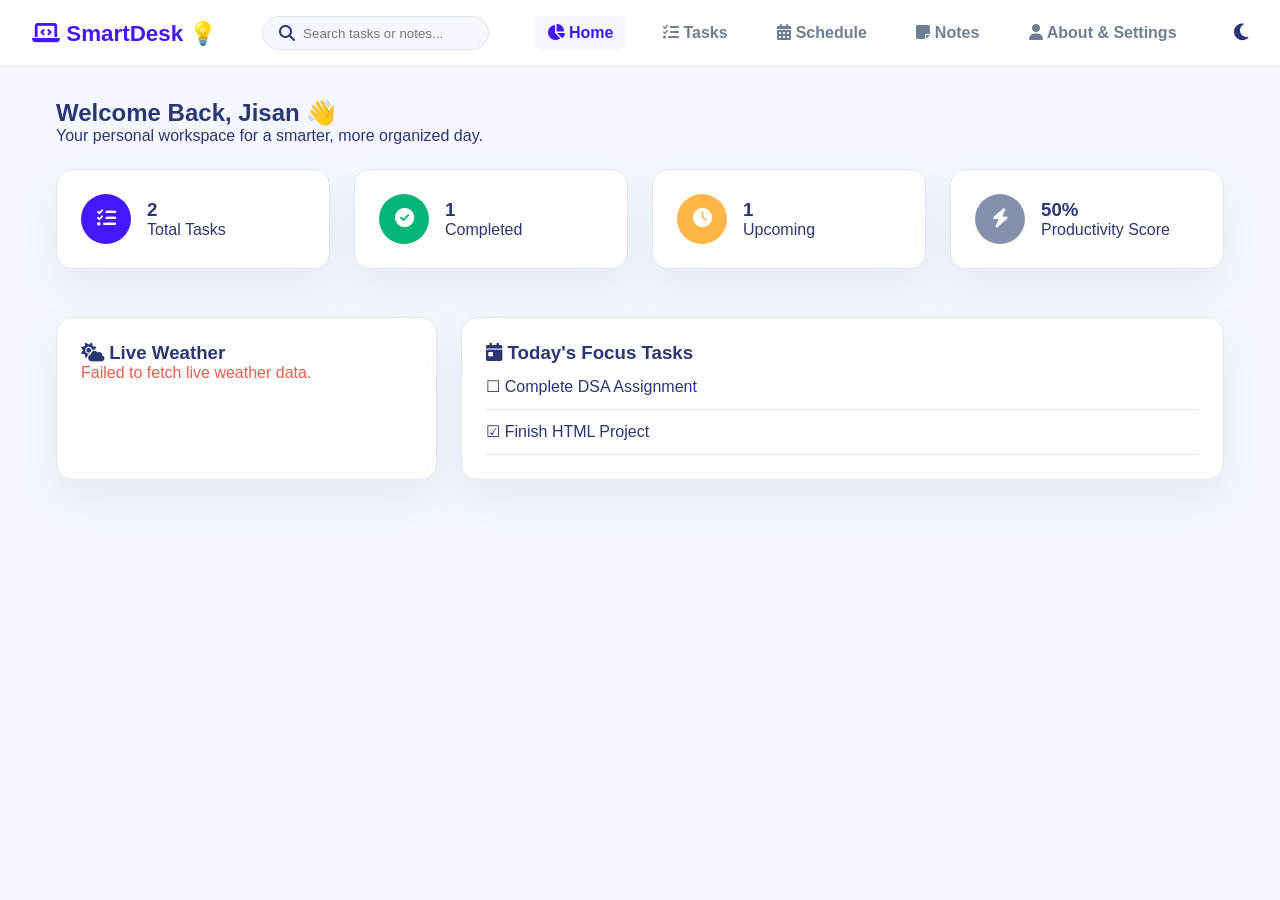
<file: index.html>
<!DOCTYPE html>
<html lang="en" data-theme="light">
<head>
    <meta charset="UTF-8">
    <meta name="viewport" content="width=device-width, initial-scale=1.0">
    <title>SmartDesk — Student Productivity Dashboard</title>
    <link rel="stylesheet" href="style.css">
    <!-- FontAwesome Icons -->
    <link rel="stylesheet" href="https://cdnjs.cloudflare.com/ajax/libs/font-awesome/6.4.0/css/all.min.css">
</head>
<body>

    <!-- Header Navigation -->
    <header class="navbar">
        <div class="logo">
            <i class="fa-solid fa-laptop-code"></i> SmartDesk 💡
        </div>
        
        <div class="search-bar">
            <i class="fa-solid fa-magnifying-glass"></i>
            <input type="text" id="globalSearch" placeholder="Search tasks or notes...">
        </div>

        <nav class="nav-links" id="navLinks">
            <a href="#dashboard" class="active"><i class="fa-solid fa-chart-pie"></i> Home</a>
            <a href="#tasks"><i class="fa-solid fa-list-check"></i> Tasks</a>
            <a href="#schedule"><i class="fa-solid fa-calendar-days"></i> Schedule</a>
            <a href="#notes"><i class="fa-solid fa-note-sticky"></i> Notes</a>
            <a href="#about"><i class="fa-solid fa-user"></i> About & Settings</a>
        </nav>

        <div class="nav-actions">
            <button id="themeToggle" class="icon-btn" title="Toggle Theme">
                <i class="fa-solid fa-moon"></i>
            </button>
            <button class="hamburger" id="hamburgerMenu">
                <i class="fa-solid fa-bars"></i>
            </button>
        </div>
    </header>

    <!-- Main Workspace Container -->
    <main class="main-container">

        <!-- DASHBOARD SECTION -->
        <section id="dashboard" class="tab-content active">
            <div class="welcome-hero">
                <h2>Welcome Back, <span id="userDisplayName">Jisan</span> 👋</h2>
                <p>Your personal workspace for a smarter, more organized day.</p>
            </div>

            <!-- Dashboard Overview Cards -->
            <div class="stats-grid">
                <div class="card stat-card">
                    <div class="stat-icon blue"><i class="fa-solid fa-list-check"></i></div>
                    <div>
                        <h3 id="statTotal">0</h3>
                        <p>Total Tasks</p>
                    </div>
                </div>
                <div class="card stat-card">
                    <div class="stat-icon green"><i class="fa-solid fa-circle-check"></i></div>
                    <div>
                        <h3 id="statCompleted">0</h3>
                        <p>Completed</p>
                    </div>
                </div>
                <div class="card stat-card">
                    <div class="stat-icon orange"><i class="fa-solid fa-clock"></i></div>
                    <div>
                        <h3 id="statUpcoming">0</h3>
                        <p>Upcoming</p>
                    </div>
                </div>
                <div class="card stat-card">
                    <div class="stat-icon purple"><i class="fa-solid fa-bolt"></i></div>
                    <div>
                        <h3 id="statProductivity">0%</h3>
                        <p>Productivity Score</p>
                    </div>
                </div>
            </div>

            <!-- Weather API Widget & Quick Tasks Grid -->
            <div class="dashboard-grid">
                <div class="card weather-card">
                    <h3><i class="fa-solid fa-cloud-sun"></i> Live Weather</h3>
                    <div id="weatherContent" class="weather-content">
                        <p>Fetching local weather...</p>
                    </div>
                </div>

                <div class="card">
                    <h3><i class="fa-solid fa-calendar-day"></i> Today's Focus Tasks</h3>
                    <ul id="dashboardTaskList" class="task-list"></ul>
                </div>
            </div>
        </section>

        <!-- TASKS SECTION -->
        <section id="tasks" class="tab-content">
            <div class="section-header">
                <h2>Task Manager</h2>
                <button class="btn btn-primary" id="openTaskModalBtn">
                    <i class="fa-solid fa-plus"></i> Add New Task
                </button>
            </div>

            <div class="filter-controls card">
                <select id="priorityFilter">
                    <option value="ALL">All Priorities</option>
                    <option value="High">High Priority</option>
                    <option value="Medium">Medium Priority</option>
                    <option value="Low">Low Priority</option>
                </select>
                <select id="statusFilter">
                    <option value="ALL">All Status</option>
                    <option value="pending">Pending</option>
                    <option value="completed">Completed</option>
                </select>
            </div>

            <div class="card">
                <ul id="mainTaskList" class="task-list"></ul>
            </div>
        </section>

        <!-- SCHEDULE SECTION -->
        <section id="schedule" class="tab-content">
            <div class="section-header">
                <h2>My Class & Activity Schedule</h2>
                <button class="btn btn-primary" id="openScheduleModalBtn">
                    <i class="fa-solid fa-plus"></i> Add Slot
                </button>
            </div>
            <div class="card table-responsive">
                <table class="schedule-table">
                    <thead>
                        <tr>
                            <th>Time</th>
                            <th>Activity / Course</th>
                            <th>Action</th>
                        </tr>
                    </thead>
                    <tbody id="scheduleBody"></tbody>
                </table>
            </div>
        </section>

        <!-- NOTES SECTION -->
        <section id="notes" class="tab-content">
            <div class="section-header">
                <h2>Smart Notes</h2>
                <button class="btn btn-primary" id="openNoteModalBtn">
                    <i class="fa-solid fa-plus"></i> New Note
                </button>
            </div>
            <div id="notesGrid" class="notes-grid"></div>
        </section>

        <!-- RICH PROFILE & DEVELOPER CREDIT SECTION -->
        <section id="about" class="tab-content">
            <div class="about-grid">
                <!-- User Profile Summary -->
                <div class="card profile-card">
                    <div class="avatar"><i class="fa-solid fa-user-graduate"></i></div>
                    <h3 id="profileName">fizul</h3>
                    <p class="badge">CIS Student</p>
                    <hr class="divider">
                    <div class="profile-stats">
                        <div><strong id="profCompleted">0</strong><span>Tasks Done</span></div>
                        <div><strong id="profNotesCount">0</strong><span>Notes</span></div>
                        <div><strong id="profProductivity">0%</strong><span>Score</span></div>
                    </div>
                    <hr class="divider">
                    <div class="bio-box">
                        <h4><i class="fa-solid fa-address-card"></i> About Student</h4>
                        <p>Currently pursuing a Bachelor's in Computing & Information Systems. Passionate about software architecture, web development, and digital productivity systems.</p>
                    </div>
                </div>

                <!-- Expanded Developer, Project Info & Settings -->
                <div class="about-right-column">
                    <!-- Project Overview Card -->
                    <div class="card credit-card">
                        <h3><i class="fa-solid fa-circle-info"></i> Project Information</h3>
                        <p><strong>SmartDesk</strong> is a centralized web portal built as a semester final project. It integrates real-time state management, theme switching, and external APIs to help students track tasks, schedules, and notes effortlessly.</p>
                        
                        <div class="tech-stack-badges">
                            <span class="tech-tag"><i class="fa-brands fa-html5"></i> HTML5</span>
                            <span class="tech-tag"><i class="fa-brands fa-css3-alt"></i> CSS3 Grid/Flex</span>
                            <span class="tech-tag"><i class="fa-brands fa-js"></i> JavaScript ES6</span>
                            <span class="tech-tag"><i class="fa-solid fa-cloud"></i> Open-Meteo API</span>
                            <span class="tech-tag"><i class="fa-solid fa-database"></i> LocalStorage API</span>
                        </div>
                    </div>

                    <!-- Developer Contact Card -->
                    <div class="card credit-card">
                        <h3><i class="fa-solid fa-code"></i> Developer Info & Credits</h3>
                        <p>Designed and Built by <strong>Jisan</strong>.</p>
                        <div class="credit-details">
                            <p><i class="fa-solid fa-university"></i> <strong>Department:</strong> Computing & Information Systems (CIS)</p>
                            <p><i class="fa-solid fa-envelope"></i> <strong>Contact Email:</strong> fk01727247871@gmail.com</p>
                            <p><i class="fa-brands fa-github"></i> <strong>GitHub Profile:</strong> <a href="#" style="color:var(--accent);">github.com/jisan-dev</a></p>
                            <p><i class="fa-solid fa-calendar"></i> <strong>Submission Date:</strong> August 17, 2026</p>
                        </div>
                    </div>

                    <!-- System Controls Card -->
                    <div class="card credit-card">
                        <h3><i class="fa-solid fa-gears"></i> Workspace Settings</h3>
                        <p>Manage application preferences and data state directly from this dashboard panel.</p>
                        <div class="settings-actions">
                            <button id="clearDataBtn" class="btn btn-danger">
                                <i class="fa-solid fa-trash"></i> Reset All Saved Data
                            </button>
                        </div>
                    </div>
                </div>
            </div>
        </section>

    </main>

    <!-- TASK MODAL -->
    <div class="modal" id="taskModal">
        <div class="modal-content">
            <span class="close-btn" id="closeTaskModal">&times;</span>
            <h3 id="taskModalTitle">Add New Task</h3>
            <form id="taskForm">
                <input type="hidden" id="taskId">
                <div class="form-group">
                    <label for="taskName">Task Name *</label>
                    <input type="text" id="taskName" required>
                </div>
                <div class="form-group">
                    <label for="taskDesc">Description</label>
                    <textarea id="taskDesc" rows="3"></textarea>
                </div>
                <div class="form-group">
                    <label for="taskPriority">Priority</label>
                    <select id="taskPriority">
                        <option value="High">High</option>
                        <option value="Medium" selected>Medium</option>
                        <option value="Low">Low</option>
                    </select>
                </div>
                <div class="form-group">
                    <label for="taskDeadline">Deadline *</label>
                    <input type="date" id="taskDeadline" required>
                </div>
                <button type="submit" class="btn btn-primary">Save Task</button>
            </form>
        </div>
    </div>

    <!-- NOTE MODAL -->
    <div class="modal" id="noteModal">
        <div class="modal-content">
            <span class="close-btn" id="closeNoteModal">&times;</span>
            <h3 id="noteModalTitle">Add New Note</h3>
            <form id="noteForm">
                <input type="hidden" id="noteId">
                <div class="form-group">
                    <label for="noteTitle">Title *</label>
                    <input type="text" id="noteTitle" required>
                </div>
                <div class="form-group">
                    <label for="noteCategory">Category</label>
                    <input type="text" id="noteCategory" placeholder="e.g., DSA, Web Dev" required>
                </div>
                <div class="form-group">
                    <label for="noteContent">Content *</label>
                    <textarea id="noteContent" rows="4" required></textarea>
                </div>
                <button type="submit" class="btn btn-primary">Save Note</button>
            </form>
        </div>
    </div>

    <!-- SCHEDULE MODAL -->
    <div class="modal" id="scheduleModal">
        <div class="modal-content">
            <span class="close-btn" id="closeScheduleModal">&times;</span>
            <h3>Add Schedule Slot</h3>
            <form id="scheduleForm">
                <div class="form-group">
                    <label for="schedTime">Time Slot *</label>
                    <input type="text" id="schedTime" placeholder="e.g., 9:00 AM" required>
                </div>
                <div class="form-group">
                    <label for="schedActivity">Activity / Subject *</label>
                    <input type="text" id="schedActivity" placeholder="e.g., CIS Class" required>
                </div>
                <button type="submit" class="btn btn-primary">Add to Schedule</button>
            </form>
        </div>
    </div>

    <script src="script.js"></script>
</body>
</html>
</file>
<file: style.css>
:root {
    --bg-primary: #f4f7fe;
    --bg-card: #ffffff;
    --text-primary: #2b3674;
    --text-secondary: #a3edee;
    --text-muted: #707e94;
    --accent: #4318ff;
    --accent-hover: #3311cc;
    --border: #e0e5f2;
    --success: #01b574;
    --warning: #ffb547;
    --danger: #ee5d50;
    --shadow: 0px 18px 40px rgba(112, 144, 176, 0.12);
}

[data-theme="dark"] {
    --bg-primary: #0b1437;
    --bg-card: #111c44;
    --text-primary: #ffffff;
    --text-muted: #8f9bba;
    --border: #2b3674;
    --shadow: none;
}

* {
    margin: 0;
    padding: 0;
    box-sizing: border-box;
    font-family: 'Segoe UI', Tahoma, Geneva, Verdana, sans-serif;
    transition: background 0.3s, color 0.3s;
}

body {
    background-color: var(--bg-primary);
    color: var(--text-primary);
    min-height: 100vh;
}

/* Header Navbar */
.navbar {
    display: flex;
    justify-content: space-between;
    align-items: center;
    padding: 1rem 2rem;
    background-color: var(--bg-card);
    border-bottom: 1px solid var(--border);
    position: sticky;
    top: 0;
    z-index: 100;
}

.logo {
    font-size: 1.4rem;
    font-weight: 700;
    color: var(--accent);
}

.search-bar {
    display: flex;
    align-items: center;
    background-color: var(--bg-primary);
    padding: 0.5rem 1rem;
    border-radius: 20px;
    border: 1px solid var(--border);
}

.search-bar input {
    border: none;
    background: transparent;
    outline: none;
    margin-left: 0.5rem;
    color: var(--text-primary);
}

.nav-links {
    display: flex;
    gap: 1.5rem;
}

.nav-links a {
    text-decoration: none;
    color: var(--text-muted);
    font-weight: 600;
    padding: 0.5rem 0.8rem;
    border-radius: 8px;
}

.nav-links a.active, .nav-links a:hover {
    color: var(--accent);
    background-color: var(--bg-primary);
}

.nav-actions {
    display: flex;
    gap: 1rem;
    align-items: center;
}

.icon-btn, .hamburger {
    background: none;
    border: none;
    font-size: 1.2rem;
    color: var(--text-primary);
    cursor: pointer;
}

.hamburger { display: none; }

/* Main Container & Layout */
.main-container {
    max-width: 1200px;
    margin: 2rem auto;
    padding: 0 1rem;
}

.tab-content { display: none; }
.tab-content.active { display: block; }

.welcome-hero { margin-bottom: 1.5rem; }

/* Dynamic Cards */
.card {
    background-color: var(--bg-card);
    border-radius: 16px;
    padding: 1.5rem;
    box-shadow: var(--shadow);
    border: 1px solid var(--border);
    margin-bottom: 1.5rem;
}

.stats-grid {
    display: grid;
    grid-template-columns: repeat(auto-fit, minmax(220px, 1fr));
    gap: 1.5rem;
    margin-bottom: 1.5rem;
}

.stat-card {
    display: flex;
    align-items: center;
    gap: 1rem;
}

.stat-icon {
    width: 50px;
    height: 50px;
    border-radius: 50%;
    display: flex;
    align-items: center;
    justify-content: center;
    font-size: 1.2rem;
    color: white;
}

.blue { background-color: #4318ff; }
.green { background-color: var(--success); }
.orange { background-color: var(--warning); }
.purple { background-color: #868fac; }

.dashboard-grid {
    display: grid;
    grid-template-columns: 1fr 2fr;
    gap: 1.5rem;
}

/* Tasks UI */
.task-list { list-style: none; }

.task-item {
    display: flex;
    align-items: center;
    justify-content: space-between;
    padding: 0.8rem 0;
    border-bottom: 1px solid var(--border);
}

.task-item.completed span {
    text-decoration: line-through;
    color: var(--text-muted);
}

.badge-priority {
    padding: 0.2rem 0.6rem;
    border-radius: 12px;
    font-size: 0.75rem;
    font-weight: bold;
}

.High { background-color: rgba(238, 93, 80, 0.2); color: var(--danger); }
.Medium { background-color: rgba(255, 181, 71, 0.2); color: var(--warning); }
.Low { background-color: rgba(1, 181, 116, 0.2); color: var(--success); }

.section-header {
    display: flex;
    justify-content: space-between;
    align-items: center;
    margin-bottom: 1.5rem;
}

.btn {
    padding: 0.6rem 1.2rem;
    border: none;
    border-radius: 8px;
    cursor: pointer;
    font-weight: 600;
}

.btn-primary { background-color: var(--accent); color: white; }
.btn-primary:hover { background-color: var(--accent-hover); }
.btn-danger { background-color: var(--danger); color: white; }

/* Table Styling */
.table-responsive { overflow-x: auto; }
.schedule-table {
    width: 100%;
    border-collapse: collapse;
    text-align: left;
}
.schedule-table th, .schedule-table td {
    padding: 1rem;
    border-bottom: 1px solid var(--border);
}

/* Notes Grid */
.notes-grid {
    display: grid;
    grid-template-columns: repeat(auto-fill, minmax(250px, 1fr));
    gap: 1.5rem;
}

.note-card {
    position: relative;
    border-left: 5px solid var(--accent);
}

/* Profile and Credits (About Page) */
.about-grid {
    display: grid;
    grid-template-columns: 1fr 2fr;
    gap: 1.5rem;
}

.about-right-column {
    display: flex;
    flex-direction: column;
}

.profile-card { text-align: center; }
.avatar {
    width: 80px;
    height: 80px;
    background: var(--accent);
    color: white;
    border-radius: 50%;
    display: flex;
    align-items: center;
    justify-content: center;
    font-size: 2rem;
    margin: 0 auto 1rem;
}
.profile-stats {
    display: flex;
    justify-content: space-around;
    margin: 1rem 0;
}

.divider {
    border: 0;
    height: 1px;
    background: var(--border);
    margin: 1rem 0;
}

.bio-box {
    text-align: left;
}

.bio-box h4 {
    margin-bottom: 0.5rem;
    color: var(--accent);
}

.bio-box p {
    font-size: 0.9rem;
    color: var(--text-muted);
    line-height: 1.5;
}

.tech-stack-badges {
    display: flex;
    flex-wrap: wrap;
    gap: 0.5rem;
    margin-top: 1rem;
}

.tech-tag {
    background: var(--bg-primary);
    border: 1px solid var(--border);
    padding: 0.4rem 0.8rem;
    border-radius: 20px;
    font-size: 0.8rem;
    font-weight: 600;
}

.credit-details {
    margin-top: 1rem;
    display: flex;
    flex-direction: column;
    gap: 0.5rem;
}

.settings-actions {
    margin-top: 1rem;
}

/* Modal Popup */
.modal {
    display: none;
    position: fixed;
    top: 0; left: 0;
    width: 100%; height: 100%;
    background: rgba(0,0,0,0.5);
    justify-content: center;
    align-items: center;
    z-index: 1000;
}

.modal-content {
    background: var(--bg-card);
    padding: 2rem;
    border-radius: 16px;
    width: 90%;
    max-width: 500px;
    position: relative;
}

.close-btn {
    position: absolute;
    right: 1.5rem; top: 1rem;
    font-size: 1.5rem;
    cursor: pointer;
}

.form-group { margin-bottom: 1rem; }
.form-group label { display: block; margin-bottom: 0.3rem; font-weight: 600; }
.form-group input, .form-group select, .form-group textarea {
    width: 100%;
    padding: 0.6rem;
    border-radius: 8px;
    border: 1px solid var(--border);
    background: var(--bg-primary);
    color: var(--text-primary);
}

/* Mobile Responsiveness */
@media (max-width: 768px) {
    .hamburger { display: block; }
    .search-bar { display: none; }
    .nav-links {
        display: none;
        flex-direction: column;
        position: absolute;
        top: 60px; right: 0;
        background: var(--bg-card);
        width: 100%;
        padding: 1rem;
        box-shadow: var(--shadow);
    }
    .nav-links.active { display: flex; }
    .dashboard-grid, .about-grid { grid-template-columns: 1fr; }
}
</file>
